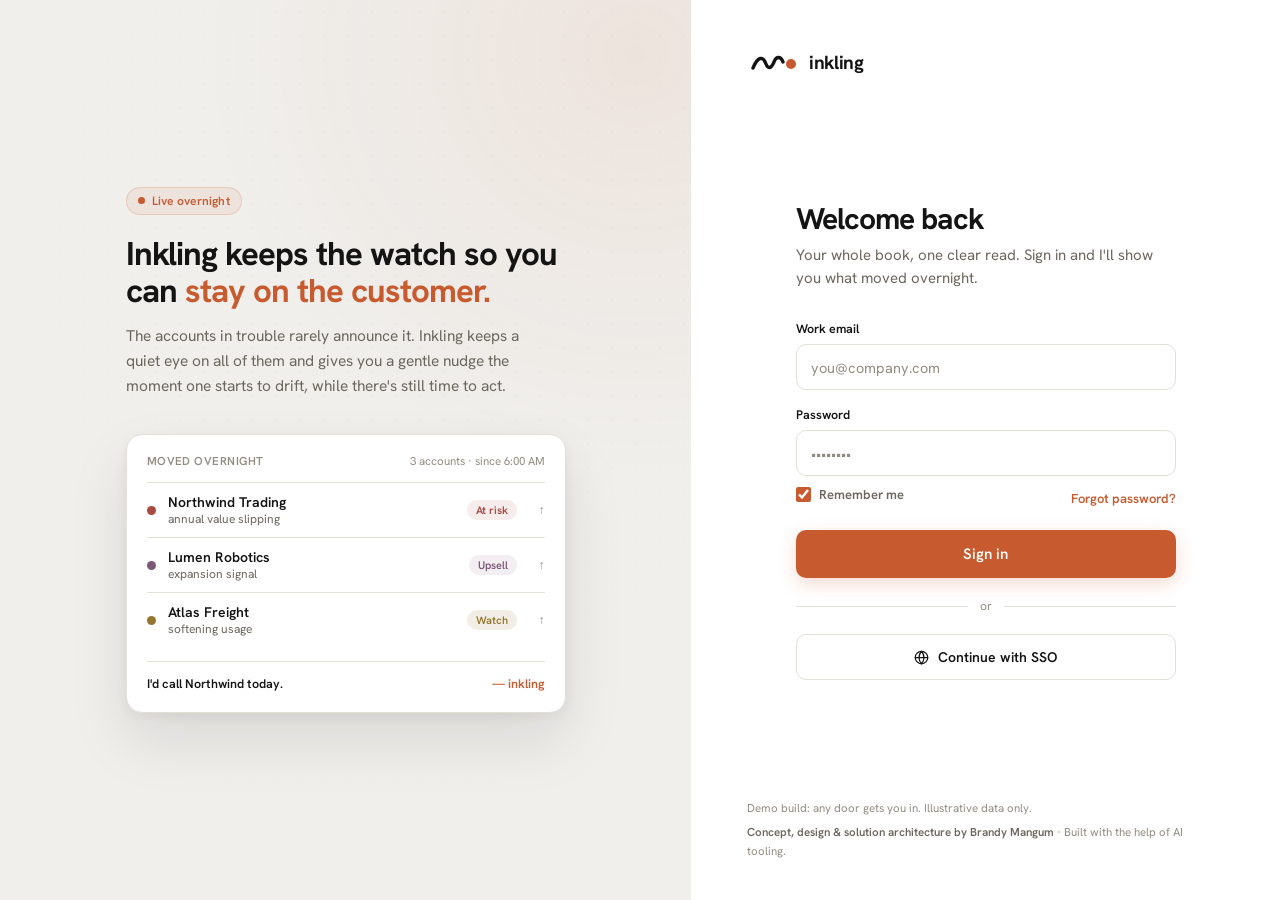
<file: Login.html>
<!DOCTYPE html>
<html lang="en">
<head>
  <meta charset="UTF-8" />
  <meta name="viewport" content="width=device-width, initial-scale=1.0" />
  <title>Sign in · Inkling</title>
  <link id="gfont-Hanken" rel="stylesheet" href="https://fonts.googleapis.com/css2?family=Hanken+Grotesk:wght@400;500;600;700&display=swap" />
  <style>
    * { box-sizing: border-box; }
    :root {
      --font: "Hanken Grotesk", -apple-system, BlinkMacSystemFont, "Segoe UI", Roboto, "Helvetica Neue", Arial, sans-serif;
      --coral: #C75A2E; --coral-deep: #B24E27;
      --canvas: #F0EFEC; --sidebar: #F5F4F1; --surface: #FFFFFF; --border: #E3E0D8;
      --ink: #141414; --muted: #6B675E; --faint: #928D82;
      --risk: #A9493F; --watch: #96762F; --healthy: #5F7D5A; --upsell: #7D5878;
    }
    html, body { margin: 0; height: 100%; }
    body {
      font-family: var(--font); -webkit-font-smoothing: antialiased; text-rendering: optimizeLegibility;
      color: var(--ink); background: var(--canvas);
      display: grid; grid-template-columns: 1fr minmax(420px, 46%); min-height: 100vh;
    }

    /* ---------- LEFT: form ---------- */
    .left { order: 2; background: var(--surface); display: flex; flex-direction: column; padding: 40px 56px; position: relative; }
    .brand { display: flex; align-items: center; gap: 10px; }
    .brand svg { display: block; }
    .brand .stroke { stroke-dasharray: 120; stroke-dashoffset: 120; animation: draw 1s cubic-bezier(.6,.05,.3,1) .1s forwards; }
    .brand .dot { opacity: 0; animation: pop .35s ease 1s forwards; transform-origin: 40px 24px; }
    @keyframes draw { to { stroke-dashoffset: 0; } }
    @keyframes pop { from { opacity: 0; transform: scale(.2); } to { opacity: 1; transform: scale(1); } }
    .brand .wordmark { font-size: 19px; font-weight: 700; letter-spacing: -0.02em; color: var(--ink); }

    .form-shell { flex: 1; display: flex; flex-direction: column; justify-content: center; max-width: 380px; width: 100%; margin: 0 auto; padding: 32px 0; }
    h1 { font-size: 30px; font-weight: 700; letter-spacing: -0.03em; margin: 0 0 8px; line-height: 1.12; }
    .lede { font-size: 15px; line-height: 1.55; color: var(--muted); margin: 0 0 30px; }

    label { display: block; font-size: 12.5px; font-weight: 600; color: var(--ink); margin-bottom: 7px; }
    input {
      width: 100%; height: 46px; padding: 0 14px; font-family: var(--font); font-size: 14.5px; color: var(--ink);
      background: var(--surface); border: 1px solid var(--border); border-radius: 10px; margin-bottom: 16px;
      outline: none; transition: border-color .12s, box-shadow .12s;
    }
    input::placeholder { color: var(--faint); }
    input:focus { border-color: var(--coral); box-shadow: 0 0 0 3px rgba(199,90,46,0.14); }

    .row { display: flex; align-items: center; justify-content: space-between; margin: -6px 0 20px; }
    .remember { display: flex; align-items: center; gap: 8px; font-size: 13px; color: var(--muted); cursor: pointer; }
    .remember input { width: 15px; height: 15px; margin: 0; accent-color: var(--coral); }
    .forgot { font-size: 13px; font-weight: 600; color: var(--coral); text-decoration: none; }
    .forgot:hover { text-decoration: underline; }

    .btn { width: 100%; height: 48px; display: inline-flex; align-items: center; justify-content: center; gap: 8px; font-family: var(--font); font-size: 15px; font-weight: 600; color: #fff; background: var(--coral); border: 0; border-radius: 10px; cursor: pointer; transition: background .14s, transform .1s, box-shadow .2s; box-shadow: 0 6px 18px rgba(199,90,46,0.22); }
    .btn:hover { background: var(--coral-deep); transform: translateY(-1px); box-shadow: 0 10px 24px rgba(199,90,46,0.28); }

    .divider { display: flex; align-items: center; gap: 12px; margin: 20px 0; }
    .divider::before, .divider::after { content: ""; flex: 1; height: 1px; background: var(--border); }
    .divider span { font-size: 12px; color: var(--faint); }

    .btn-ghost { width: 100%; height: 46px; display: inline-flex; align-items: center; justify-content: center; gap: 9px; font-family: var(--font); font-size: 14px; font-weight: 600; color: var(--ink); background: var(--surface); border: 1px solid var(--border); border-radius: 10px; cursor: pointer; transition: background .12s, border-color .12s; }
    .btn-ghost:hover { background: var(--sidebar); border-color: #d3cfc4; }

    .foot { font-size: 11.5px; line-height: 1.6; color: var(--faint); text-align: left; }
    .foot b { color: var(--muted); font-weight: 600; }
    .foot .credit { margin-top: 6px; }

    /* ---------- RIGHT: brand / product peek ---------- */
    .right { order: 1; position: relative; overflow: hidden; padding: 48px; display: flex; flex-direction: column; justify-content: center; align-items: center; gap: 36px;
      background:
        radial-gradient(120% 90% at 92% 6%, rgba(199,90,46,0.08) 0%, rgba(199,90,46,0) 52%),
        var(--canvas);
    }
    .right::before {
      content: ""; position: absolute; inset: 0; pointer-events: none; opacity: 0.6;
      background-image: radial-gradient(rgba(20,20,20,0.05) 1px, transparent 1px);
      background-size: 24px 24px;
      -webkit-mask-image: radial-gradient(80% 70% at 60% 30%, #000 0%, transparent 100%);
              mask-image: radial-gradient(80% 70% at 60% 30%, #000 0%, transparent 100%);
    }
    .pitch { position: relative; z-index: 2; width: 100%; max-width: 440px; }
    .pitch .eyebrow { display: inline-flex; align-items: center; gap: 7px; font-size: 12px; font-weight: 600; letter-spacing: 0.02em; color: var(--coral); background: rgba(199,90,46,0.08); border: 1px solid rgba(199,90,46,0.2); padding: 5px 11px; border-radius: 999px; margin-bottom: 20px; }
    .pitch .pip { width: 7px; height: 7px; border-radius: 50%; background: var(--coral); box-shadow: 0 0 0 0 rgba(199,90,46,0.5); animation: pulse 2.6s ease-out infinite; }
    @keyframes pulse { 0% { box-shadow: 0 0 0 0 rgba(199,90,46,0.5); } 70% { box-shadow: 0 0 0 8px rgba(199,90,46,0); } 100% { box-shadow: 0 0 0 0 rgba(199,90,46,0); } }
    .pitch h2 { font-size: 33px; font-weight: 700; letter-spacing: -0.03em; line-height: 1.14; margin: 0 0 14px; color: var(--ink); }
    .pitch h2 em { font-style: normal; color: var(--coral); }
    .pitch p { font-size: 15.5px; line-height: 1.6; color: var(--muted); margin: 0; max-width: 430px; }

    /* floating signal card — a real peek at the product */
    .card { position: relative; z-index: 2; width: 100%; max-width: 440px; background: var(--surface); border: 1px solid var(--border); border-radius: 16px; padding: 18px 20px; box-shadow: 0 28px 60px rgba(20,20,20,0.10), 0 4px 12px rgba(20,20,20,0.05); }
    .card .head { display: flex; align-items: center; gap: 8px; margin-bottom: 14px; }
    .card .head .k { font-size: 11.5px; font-weight: 600; letter-spacing: 0.04em; text-transform: uppercase; color: var(--faint); }
    .card .head .from { margin-left: auto; font-size: 11.5px; color: var(--faint); }
    .sig { display: flex; align-items: center; gap: 12px; padding: 10px 0; border-top: 1px solid var(--border); }
    .sig:first-of-type { border-top: 0; }
    .sig .dotc { width: 9px; height: 9px; border-radius: 50%; flex: none; }
    .sig .co { font-size: 14px; font-weight: 600; color: var(--ink); }
    .sig .sub { font-size: 12px; color: var(--muted); }
    .sig .chip { margin-left: auto; font-size: 11px; font-weight: 600; padding: 3px 9px; border-radius: 999px; white-space: nowrap; }
    .sig .arrow { font-size: 12px; color: var(--faint); margin-left: 10px; }
    .card .foot { margin-top: 14px; padding-top: 12px; border-top: 1px solid var(--border); display: flex; align-items: center; gap: 8px; font-size: 12.5px; color: var(--muted); }
    .card .foot b { color: var(--ink); font-weight: 600; }
    .card .foot .by { margin-left: auto; font-weight: 600; color: var(--coral); }

    @media (max-width: 900px) {
      body { grid-template-columns: 1fr; }
      .right { display: none; }
      .left { padding: 36px 28px; }
    }
  </style>
</head>
<body>
  <!-- LEFT: sign-in -->
  <div class="left">
    <div class="brand">
      <svg width="52" height="44" viewBox="0 0 52 44" fill="none" aria-hidden="true">
        <path class="stroke" d="M 6 28 C 11 16 16 16 19 24 C 21 29 24 29 27 22 C 29 16 34 16 36 22" stroke="#141414" stroke-width="3.4" stroke-linecap="round" fill="none" />
        <circle class="dot" cx="44" cy="24" r="5" fill="#C75A2E" />
      </svg>
      <span class="wordmark">inkling</span>
    </div>

    <div class="form-shell">
      <h1>Welcome back</h1>
      <p class="lede">Your whole book, one clear read. Sign in and I'll show you what moved overnight.</p>

      <form id="loginForm" autocomplete="on">
        <label for="email">Work email</label>
        <input type="email" id="email" name="email" placeholder="you@company.com" autocomplete="username" />
        <label for="password">Password</label>
        <input type="password" id="password" name="password" placeholder="••••••••" autocomplete="current-password" />
        <div class="row">
          <label class="remember"><input type="checkbox" id="remember" checked /> Remember me</label>
          <a class="forgot" href="#">Forgot password?</a>
        </div>
        <button class="btn" type="submit">Sign in</button>
        <div class="divider"><span>or</span></div>
        <button class="btn-ghost" type="button" id="ssoBtn">
          <svg width="15" height="15" viewBox="0 0 24 24" fill="none" stroke="#141414" stroke-width="2" stroke-linecap="round" stroke-linejoin="round" aria-hidden="true"><circle cx="12" cy="12" r="10"/><line x1="2" y1="12" x2="22" y2="12"/><path d="M12 2a15.3 15.3 0 0 1 4 10 15.3 15.3 0 0 1-4 10 15.3 15.3 0 0 1-4-10 15.3 15.3 0 0 1 4-10z"/></svg>
          Continue with SSO
        </button>
      </form>
    </div>

    <div class="foot">
      Demo build: any door gets you in. Illustrative data only.
      <div class="credit"><b>Concept, design &amp; solution architecture by Brandy Mangum</b> · Built with the help of AI tooling.</div>
    </div>
  </div>

  <!-- RIGHT: product peek -->
  <div class="right">
    <div class="pitch">
      <span class="eyebrow"><span class="pip"></span> Live overnight</span>
      <h2>Inkling keeps the watch so you can <em>stay on the customer.</em></h2>
      <p>The accounts in trouble rarely announce it. Inkling keeps a quiet eye on all of them and gives you a gentle nudge the moment one starts to drift, while there's still time to act.</p>
    </div>

    <div class="card">
      <div class="head">
        <span class="k">Moved overnight</span>
        <span class="from">3 accounts · since 6:00 AM</span>
      </div>
      <div class="sig">
        <span class="dotc" style="background:#A9493F"></span>
        <div><div class="co">Northwind Trading</div><div class="sub">annual value slipping</div></div>
        <span class="chip" style="color:#A9493F;background:rgba(169,73,63,0.1)">At risk</span>
        <span class="arrow">↑</span>
      </div>
      <div class="sig">
        <span class="dotc" style="background:#7D5878"></span>
        <div><div class="co">Lumen Robotics</div><div class="sub">expansion signal</div></div>
        <span class="chip" style="color:#7D5878;background:rgba(125,88,120,0.1)">Upsell</span>
        <span class="arrow">↑</span>
      </div>
      <div class="sig">
        <span class="dotc" style="background:#96762F"></span>
        <div><div class="co">Atlas Freight</div><div class="sub">softening usage</div></div>
        <span class="chip" style="color:#96762F;background:rgba(150,118,47,0.12)">Watch</span>
        <span class="arrow">↑</span>
      </div>
      <div class="foot">
        <b>I'd call Northwind today.</b>
        <span class="by">— inkling</span>
      </div>
    </div>
  </div>

  <script>
    var DEST = "Customer Health Dashboard.html";
    function go(e) { if (e) e.preventDefault(); window.location.href = DEST; }
    document.getElementById('loginForm').addEventListener('submit', go);
    document.getElementById('ssoBtn').addEventListener('click', go);
  </script>
</body>
</html>
</file>
